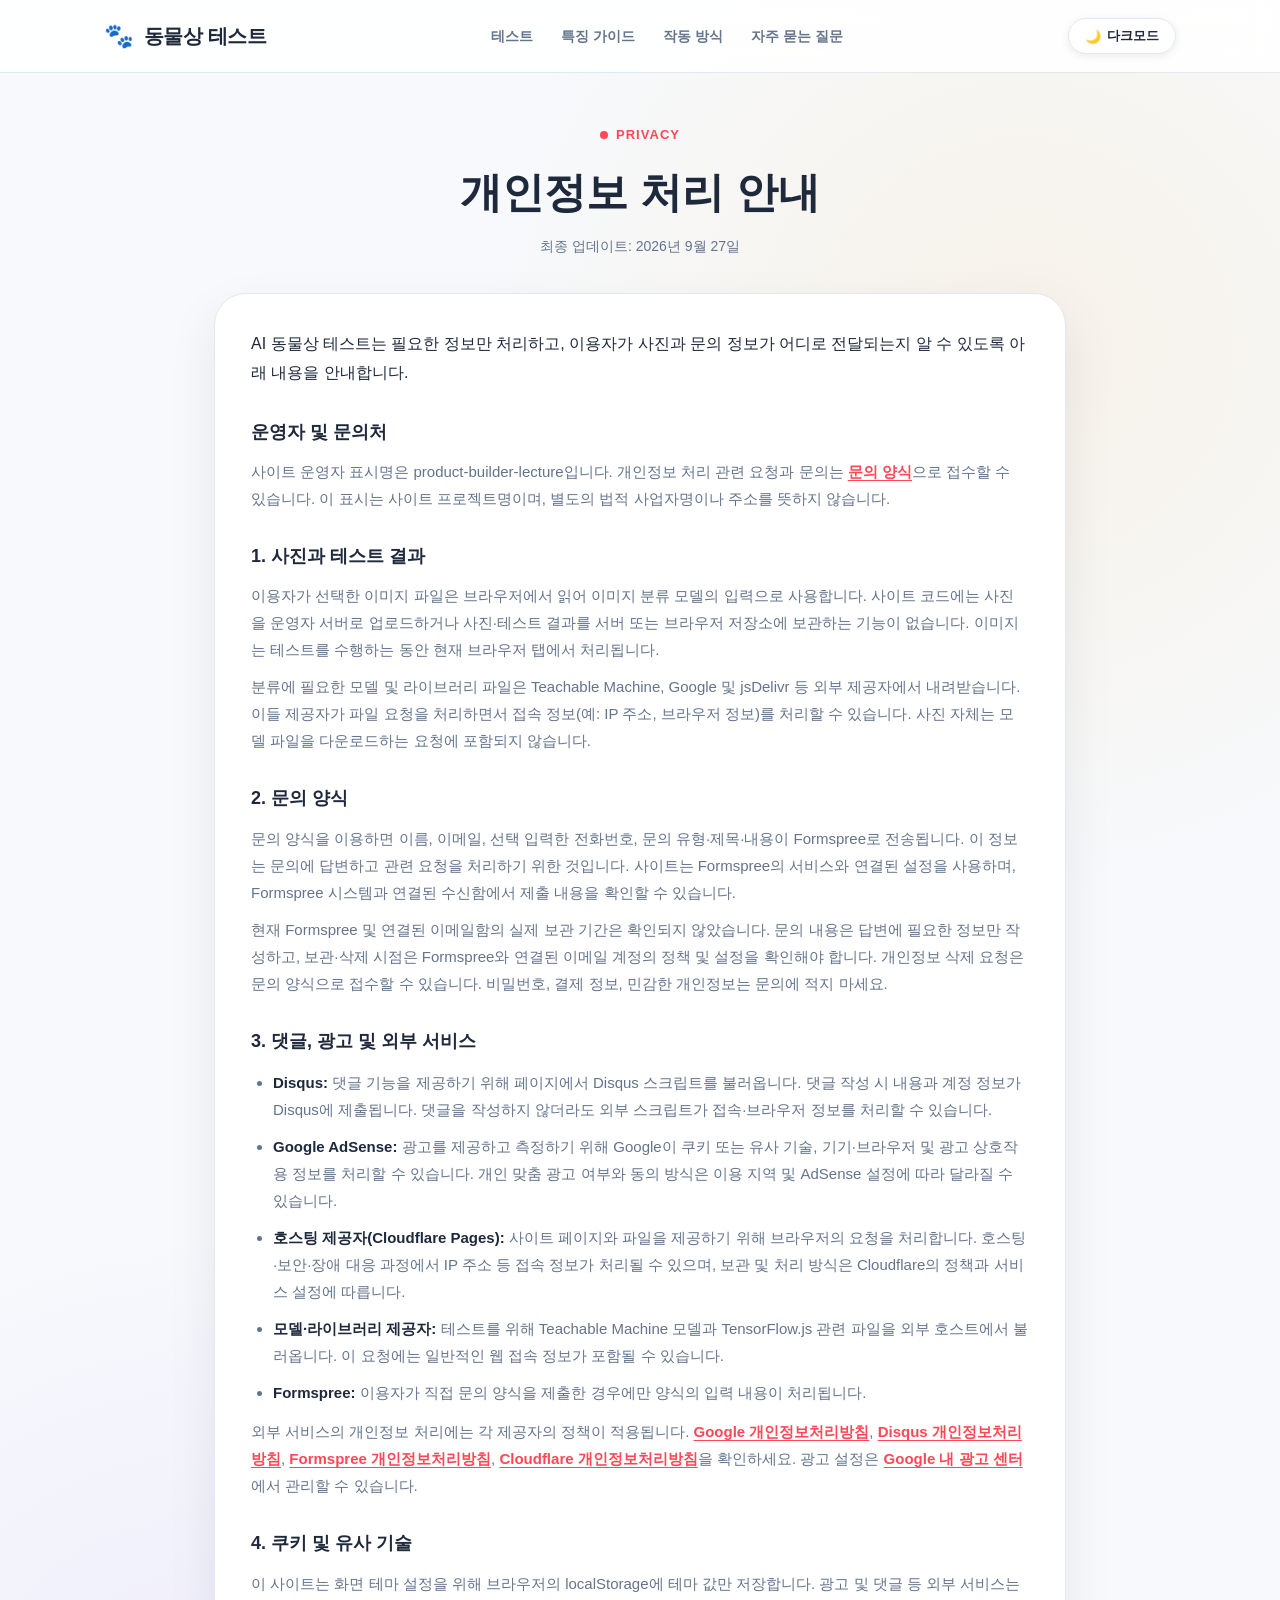
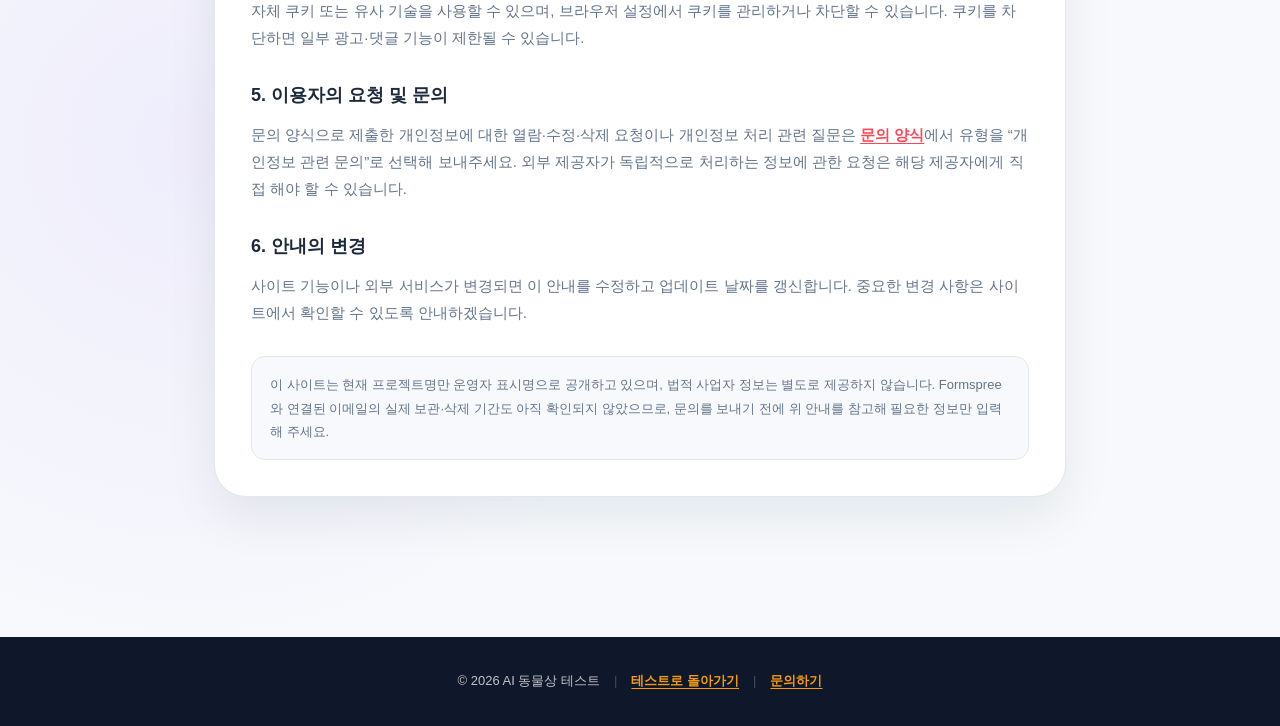
<file: privacy.html>
<!DOCTYPE html>
<html lang="ko">
<head>
    <meta charset="UTF-8">
    <!-- Google tag (gtag.js) -->
    <script async src="https://www.googletagmanager.com/gtag/js?id=G-01HR7F79CS"></script>
    <script>
      window.dataLayer = window.dataLayer || [];
      function gtag(){dataLayer.push(arguments);}
      gtag('js', new Date());

      gtag('config', 'G-01HR7F79CS');
    </script>
    <script type="text/javascript">
        (function(c,l,a,r,i,t,y){
            c[a]=c[a]||function(){(c[a].q=c[a].q||[]).push(arguments)};
            t=l.createElement(r);t.async=1;t.src="https://www.clarity.ms/tag/"+i;
            y=l.getElementsByTagName(r)[0];y.parentNode.insertBefore(t,y);
        })(window, document, "clarity", "script", "yor1tpiag9");
    </script>
    <meta name="viewport" content="width=device-width, initial-scale=1.0">
    <title>개인정보 처리 안내 | AI 동물상 테스트</title>
    <meta name="description" content="AI 동물상 테스트에서 사진, 문의 내용, 댓글과 광고 관련 정보가 어떻게 처리되는지 안내합니다.">
    <link rel="canonical" href="https://product-builder-lecture-4rz.pages.dev/privacy">
    <link rel="stylesheet" href="style.css">
    <script>
        (function() {
            const savedTheme = localStorage.getItem("theme");
            const prefersDark = window.matchMedia && window.matchMedia("(prefers-color-scheme: dark)").matches;
            document.documentElement.setAttribute("data-theme", savedTheme || (prefersDark ? "dark" : "light"));
        })();
    </script>
</head>
<body>
    <header class="site-header">
        <nav class="nav" aria-label="주요 메뉴">
            <a class="brand" href="index.html">
                <span class="brand-mark">🐾</span>
                <span>동물상 테스트</span>
            </a>
            <div class="nav-links">
                <a href="index.html#test">테스트</a>
                <a href="index.html#guide">특징 가이드</a>
                <a href="index.html#method">작동 방식</a>
                <a href="index.html#faq">자주 묻는 질문</a>
            </div>
            <div class="nav-actions">
                <button class="theme-toggle" id="themeToggle" type="button" aria-label="테마 전환" title="테마 전환">
                    <span class="theme-icon">🌙</span>
                    <span class="theme-label" id="themeLabel">다크모드</span>
                </button>
            </div>
        </nav>
    </header>

    <main class="main policy-main">
        <header class="page-heading">
            <div class="section-label">Privacy</div>
            <h1>개인정보 처리 안내</h1>
            <p>최종 업데이트: 2026년 9월 27일</p>
        </header>

        <article class="guide-section policy-document">
            <p class="policy-lead">AI 동물상 테스트는 필요한 정보만 처리하고, 이용자가 사진과 문의 정보가 어디로 전달되는지 알 수 있도록 아래 내용을 안내합니다.</p>

            <section class="policy-section">
                <h2>운영자 및 문의처</h2>
                <p>사이트 운영자 표시명은 product-builder-lecture입니다. 개인정보 처리 관련 요청과 문의는 <a href="index.html#contact">문의 양식</a>으로 접수할 수 있습니다. 이 표시는 사이트 프로젝트명이며, 별도의 법적 사업자명이나 주소를 뜻하지 않습니다.</p>
            </section>

            <section class="policy-section">
                <h2>1. 사진과 테스트 결과</h2>
                <p>이용자가 선택한 이미지 파일은 브라우저에서 읽어 이미지 분류 모델의 입력으로 사용합니다. 사이트 코드에는 사진을 운영자 서버로 업로드하거나 사진·테스트 결과를 서버 또는 브라우저 저장소에 보관하는 기능이 없습니다. 이미지는 테스트를 수행하는 동안 현재 브라우저 탭에서 처리됩니다.</p>
                <p>분류에 필요한 모델 및 라이브러리 파일은 Teachable Machine, Google 및 jsDelivr 등 외부 제공자에서 내려받습니다. 이들 제공자가 파일 요청을 처리하면서 접속 정보(예: IP 주소, 브라우저 정보)를 처리할 수 있습니다. 사진 자체는 모델 파일을 다운로드하는 요청에 포함되지 않습니다.</p>
            </section>

            <section class="policy-section">
                <h2>2. 문의 양식</h2>
                <p>문의 양식을 이용하면 이름, 이메일, 선택 입력한 전화번호, 문의 유형·제목·내용이 Formspree로 전송됩니다. 이 정보는 문의에 답변하고 관련 요청을 처리하기 위한 것입니다. 사이트는 Formspree의 서비스와 연결된 설정을 사용하며, Formspree 시스템과 연결된 수신함에서 제출 내용을 확인할 수 있습니다.</p>
                <p>현재 Formspree 및 연결된 이메일함의 실제 보관 기간은 확인되지 않았습니다. 문의 내용은 답변에 필요한 정보만 작성하고, 보관·삭제 시점은 Formspree와 연결된 이메일 계정의 정책 및 설정을 확인해야 합니다. 개인정보 삭제 요청은 문의 양식으로 접수할 수 있습니다. 비밀번호, 결제 정보, 민감한 개인정보는 문의에 적지 마세요.</p>
            </section>

            <section class="policy-section">
                <h2>3. 댓글, 광고 및 외부 서비스</h2>
                <ul>
                    <li><strong>Disqus:</strong> 댓글 기능을 제공하기 위해 페이지에서 Disqus 스크립트를 불러옵니다. 댓글 작성 시 내용과 계정 정보가 Disqus에 제출됩니다. 댓글을 작성하지 않더라도 외부 스크립트가 접속·브라우저 정보를 처리할 수 있습니다.</li>
                    <li><strong>Google AdSense:</strong> 광고를 제공하고 측정하기 위해 Google이 쿠키 또는 유사 기술, 기기·브라우저 및 광고 상호작용 정보를 처리할 수 있습니다. 개인 맞춤 광고 여부와 동의 방식은 이용 지역 및 AdSense 설정에 따라 달라질 수 있습니다.</li>
                    <li><strong>호스팅 제공자(Cloudflare Pages):</strong> 사이트 페이지와 파일을 제공하기 위해 브라우저의 요청을 처리합니다. 호스팅·보안·장애 대응 과정에서 IP 주소 등 접속 정보가 처리될 수 있으며, 보관 및 처리 방식은 Cloudflare의 정책과 서비스 설정에 따릅니다.</li>
                    <li><strong>모델·라이브러리 제공자:</strong> 테스트를 위해 Teachable Machine 모델과 TensorFlow.js 관련 파일을 외부 호스트에서 불러옵니다. 이 요청에는 일반적인 웹 접속 정보가 포함될 수 있습니다.</li>
                    <li><strong>Formspree:</strong> 이용자가 직접 문의 양식을 제출한 경우에만 양식의 입력 내용이 처리됩니다.</li>
                </ul>
                <p>외부 서비스의 개인정보 처리에는 각 제공자의 정책이 적용됩니다. <a href="https://policies.google.com/privacy" target="_blank" rel="noopener noreferrer">Google 개인정보처리방침</a>, <a href="https://disqus.com/privacy-policy/" target="_blank" rel="noopener noreferrer">Disqus 개인정보처리방침</a>, <a href="https://formspree.io/legal/privacy-policy" target="_blank" rel="noopener noreferrer">Formspree 개인정보처리방침</a>, <a href="https://www.cloudflare.com/privacypolicy/" target="_blank" rel="noopener noreferrer">Cloudflare 개인정보처리방침</a>을 확인하세요. 광고 설정은 <a href="https://myadcenter.google.com/" target="_blank" rel="noopener noreferrer">Google 내 광고 센터</a>에서 관리할 수 있습니다.</p>
            </section>

            <section class="policy-section">
                <h2>4. 쿠키 및 유사 기술</h2>
                <p>이 사이트는 화면 테마 설정을 위해 브라우저의 localStorage에 테마 값만 저장합니다. 광고 및 댓글 등 외부 서비스는 자체 쿠키 또는 유사 기술을 사용할 수 있으며, 브라우저 설정에서 쿠키를 관리하거나 차단할 수 있습니다. 쿠키를 차단하면 일부 광고·댓글 기능이 제한될 수 있습니다.</p>
            </section>

            <section class="policy-section">
                <h2>5. 이용자의 요청 및 문의</h2>
                <p>문의 양식으로 제출한 개인정보에 대한 열람·수정·삭제 요청이나 개인정보 처리 관련 질문은 <a href="index.html#contact">문의 양식</a>에서 유형을 “개인정보 관련 문의”로 선택해 보내주세요. 외부 제공자가 독립적으로 처리하는 정보에 관한 요청은 해당 제공자에게 직접 해야 할 수 있습니다.</p>
            </section>

            <section class="policy-section">
                <h2>6. 안내의 변경</h2>
                <p>사이트 기능이나 외부 서비스가 변경되면 이 안내를 수정하고 업데이트 날짜를 갱신합니다. 중요한 변경 사항은 사이트에서 확인할 수 있도록 안내하겠습니다.</p>
            </section>

            <aside class="policy-notice">
                이 사이트는 현재 프로젝트명만 운영자 표시명으로 공개하고 있으며, 법적 사업자 정보는 별도로 제공하지 않습니다. Formspree와 연결된 이메일의 실제 보관·삭제 기간도 아직 확인되지 않았으므로, 문의를 보내기 전에 위 안내를 참고해 필요한 정보만 입력해 주세요.
            </aside>
        </article>
    </main>

    <footer class="site-footer">
        <div class="footer-inner">
            <span>© 2026 AI 동물상 테스트</span>
            <span class="footer-divider">|</span>
            <a href="index.html" class="footer-contact-link">테스트로 돌아가기</a>
            <span class="footer-divider">|</span>
            <a href="index.html#contact" class="footer-contact-link">문의하기</a>
        </div>
    </footer>
    <script src="main.js"></script>
</body>
</html>
</file>
<file: style.css>
:root {
    --bg: #f7f9fc;
    --paper: #ffffff;
    --text: #1e293b;
    --muted: #64748b;
    --subtle: #94a3b8;
    --line: #e2e8f0;
    --primary: #ff4757;
    --primary-hover: #e84118;
    --primary-soft: rgba(255, 71, 87, 0.1);
    --gold: #f39c12;
    --green: #2ed573;
    --blue: #1e90ff;
    --dog: #f59e0b;
    --dog-soft: rgba(245, 158, 11, 0.12);
    --cat: #8b5cf6;
    --cat-soft: rgba(139, 92, 246, 0.12);
    --shadow: rgba(15, 23, 42, 0.08);
    --header-bg: rgba(255, 255, 255, 0.88);
    --footer-bg: #0f172a;
    --bg-radial-1: rgba(245, 158, 11, 0.08);
    --bg-radial-2: rgba(139, 92, 246, 0.08);
}

[data-theme="dark"] {
    --bg: #0b0f19;
    --paper: #131b2e;
    --text: #f1f5f9;
    --muted: #94a3b8;
    --subtle: #64748b;
    --line: #1e293b;
    --primary: #ff6b81;
    --primary-hover: #ff4757;
    --primary-soft: rgba(255, 107, 129, 0.15);
    --gold: #fbbf24;
    --green: #2ed573;
    --blue: #38bdf8;
    --dog: #fbbf24;
    --dog-soft: rgba(251, 191, 36, 0.15);
    --cat: #a78bfa;
    --cat-soft: rgba(167, 139, 250, 0.15);
    --shadow: rgba(0, 0, 0, 0.45);
    --header-bg: rgba(11, 15, 25, 0.9);
    --footer-bg: #060911;
    --bg-radial-1: rgba(251, 191, 36, 0.05);
    --bg-radial-2: rgba(167, 139, 250, 0.05);
}

* {
    box-sizing: border-box;
    margin: 0;
    padding: 0;
}

html {
    scroll-behavior: smooth;
}

body {
    font-family: "Pretendard", -apple-system, BlinkMacSystemFont, "Segoe UI", Roboto, "Noto Sans KR", sans-serif;
    color: var(--text);
    background:
        radial-gradient(circle at 80% 15%, var(--bg-radial-1), transparent 25%),
        radial-gradient(circle at 15% 75%, var(--bg-radial-2), transparent 25%),
        var(--bg);
    line-height: 1.6;
    transition: background-color 0.3s ease, color 0.3s ease;
    min-height: 100vh;
}

a {
    color: inherit;
    text-decoration: none;
}

/* Header & Navigation */
.site-header {
    position: sticky;
    top: 0;
    background: var(--header-bg);
    backdrop-filter: blur(14px);
    border-bottom: 1px solid var(--line);
    z-index: 100;
    transition: background-color 0.3s ease, border-color 0.3s ease;
}

.nav {
    max-width: 1120px;
    margin: 0 auto;
    height: 72px;
    padding: 0 24px;
    display: flex;
    align-items: center;
    justify-content: space-between;
}

.brand {
    display: flex;
    align-items: center;
    gap: 10px;
    color: var(--text);
    font-size: 20px;
    font-weight: 800;
    letter-spacing: -0.02em;
}

.brand-mark {
    font-size: 24px;
}

.nav-links {
    display: flex;
    gap: 28px;
    font-size: 14px;
    font-weight: 700;
}

.nav-links a {
    position: relative;
    color: var(--muted);
    transition: color 0.2s ease;
}

.nav-links a:hover,
.nav-links a.active {
    color: var(--primary);
}

.nav-links a::after {
    content: "";
    position: absolute;
    left: 0;
    bottom: -6px;
    width: 100%;
    height: 2px;
    border-radius: 999px;
    background: var(--primary);
    transform: scaleX(0);
    transition: transform 0.25s ease;
}

.nav-links a:hover::after,
.nav-links a.active::after {
    transform: scaleX(1);
}

.nav-actions {
    display: flex;
    align-items: center;
    gap: 12px;
}

.theme-toggle {
    display: inline-flex;
    align-items: center;
    gap: 6px;
    background: var(--paper);
    border: 1px solid var(--line);
    color: var(--text);
    border-radius: 999px;
    padding: 8px 16px;
    font-size: 13px;
    font-weight: 700;
    cursor: pointer;
    transition: all 0.2s ease;
    box-shadow: 0 2px 8px var(--shadow);
}

.theme-toggle:hover {
    transform: translateY(-1px);
    border-color: var(--primary);
}

/* Main Layout */
.main {
    max-width: 1120px;
    margin: 0 auto;
    padding: 36px 24px 80px;
}

/* Buttons */
.btn {
    display: inline-flex;
    align-items: center;
    justify-content: center;
    gap: 8px;
    border: none;
    border-radius: 999px;
    padding: 13px 28px;
    font-size: 15px;
    font-weight: 700;
    cursor: pointer;
    transition: transform 0.2s ease, box-shadow 0.2s ease, background-color 0.2s ease;
    text-decoration: none;
    font-family: inherit;
}

.btn:hover {
    transform: translateY(-2px);
    box-shadow: 0 10px 24px var(--shadow);
}

.btn:active {
    transform: translateY(0);
}

.btn-primary {
    background: var(--primary);
    color: #ffffff;
}

.btn-primary:hover {
    background: var(--primary-hover);
}

.btn-secondary {
    background: var(--paper);
    color: var(--text);
    border: 1px solid var(--line);
}

.btn-secondary:hover {
    border-color: var(--primary);
}

/* Section Shared Headers */
.section-top {
    display: flex;
    align-items: center;
    justify-content: space-between;
    gap: 16px;
    margin-bottom: 8px;
}

.section-title {
    font-size: 22px;
    font-weight: 900;
    letter-spacing: -0.02em;
}

.section-title span {
    color: var(--primary);
}

.chip {
    background: var(--primary-soft);
    color: var(--primary);
    font-size: 12px;
    font-weight: 800;
    padding: 6px 14px;
    border-radius: 999px;
}

/* Hero & Test Section */
.test-hero-section {
    margin-bottom: 40px;
}

.hero-header {
    text-align: center;
    max-width: 720px;
    margin: 0 auto 36px;
}

.section-label {
    display: inline-flex;
    align-items: center;
    gap: 8px;
    font-size: 13px;
    font-weight: 800;
    color: var(--primary);
    text-transform: uppercase;
    letter-spacing: 0.08em;
    margin-bottom: 14px;
}

.section-label::before {
    content: "";
    width: 8px;
    height: 8px;
    border-radius: 50%;
    background: var(--primary);
}

.hero-header h1 {
    font-size: clamp(36px, 5vw, 56px);
    line-height: 1.15;
    font-weight: 900;
    letter-spacing: -0.04em;
    margin-bottom: 18px;
}

.hero-header h1 span:first-of-type {
    color: var(--dog);
}

.hero-header h1 span:last-of-type {
    color: var(--cat);
}

.hero-header .subline {
    color: var(--muted);
    font-size: 16px;
    line-height: 1.7;
    margin-bottom: 22px;
}

.hero-badges {
    display: flex;
    align-items: center;
    justify-content: center;
    gap: 10px;
    flex-wrap: wrap;
}

.badge-pill {
    background: var(--paper);
    border: 1px solid var(--line);
    color: var(--muted);
    font-size: 13px;
    font-weight: 700;
    padding: 6px 14px;
    border-radius: 999px;
    box-shadow: 0 2px 6px var(--shadow);
}

/* Test Container Card */
.test-container-card {
    background: var(--paper);
    border: 1px solid var(--line);
    border-radius: 32px;
    padding: 40px;
    box-shadow: 0 20px 60px var(--shadow);
    transition: background-color 0.3s ease, border-color 0.3s ease, box-shadow 0.3s ease;
}

/* Upload Dropzone */
.upload-dropzone {
    display: flex;
    flex-direction: column;
    align-items: center;
    justify-content: center;
    border: 2px dashed var(--line);
    border-radius: 24px;
    padding: 56px 24px;
    text-align: center;
    cursor: pointer;
    background: var(--bg);
    transition: all 0.25s ease;
}

.upload-dropzone:hover,
.upload-dropzone.dragover {
    border-color: var(--primary);
    background: var(--primary-soft);
    transform: scale(1.008);
}

.dropzone-icon {
    font-size: 48px;
    margin-bottom: 16px;
    animation: bounce 2s infinite ease-in-out;
}

@keyframes bounce {
    0%, 100% { transform: translateY(0); }
    50% { transform: translateY(-8px); }
}

.dropzone-title {
    font-size: 20px;
    font-weight: 800;
    margin-bottom: 8px;
}

.dropzone-sub {
    color: var(--muted);
    font-size: 14px;
    margin-bottom: 24px;
}

.upload-btn {
    font-size: 16px;
    padding: 14px 36px;
}

.dropzone-tip {
    margin-top: 20px;
    font-size: 13px;
    color: var(--subtle);
    font-weight: 500;
}

/* Result Box */
.result-box {
    margin-bottom: 24px;
}

.result-grid {
    display: grid;
    grid-template-columns: 340px 1fr;
    gap: 36px;
    align-items: start;
}

.preview-column {
    display: flex;
    flex-direction: column;
    align-items: center;
    gap: 20px;
}

.image-preview-wrapper {
    position: relative;
    width: 100%;
    max-width: 340px;
    aspect-ratio: 1 / 1;
    border-radius: 24px;
    overflow: hidden;
    background: var(--bg);
    border: 1px solid var(--line);
    box-shadow: 0 12px 36px var(--shadow);
}

.image-preview-wrapper img {
    width: 100%;
    height: 100%;
    object-fit: cover;
    display: block;
}

/* Scanning Line Animation */
.scanning-line {
    position: absolute;
    top: 0;
    left: 0;
    width: 100%;
    height: 4px;
    background: linear-gradient(90deg, transparent, var(--primary), transparent);
    box-shadow: 0 0 12px var(--primary);
    animation: scanAnimation 1.6s infinite ease-in-out alternate;
}

@keyframes scanAnimation {
    0% { top: 5%; }
    100% { top: 95%; }
}

.loading-status {
    display: flex;
    flex-direction: column;
    align-items: center;
    gap: 12px;
    text-align: center;
    padding: 16px;
}

.spinner-ring {
    width: 36px;
    height: 36px;
    border: 3px solid var(--line);
    border-top-color: var(--primary);
    border-radius: 50%;
    animation: spin 0.8s linear infinite;
}

@keyframes spin {
    to { transform: rotate(360deg); }
}

.loading-text {
    font-size: 14px;
    font-weight: 700;
    color: var(--muted);
}

/* Analysis Column */
.analysis-column {
    display: flex;
    flex-direction: column;
    gap: 20px;
}

.result-badge {
    display: inline-block;
    padding: 6px 16px;
    border-radius: 999px;
    font-size: 14px;
    font-weight: 800;
    margin-bottom: 10px;
}

.dog-badge {
    background: var(--dog-soft);
    color: var(--dog);
    border: 1px solid rgba(245, 158, 11, 0.3);
}

.cat-badge {
    background: var(--cat-soft);
    color: var(--cat);
    border: 1px solid rgba(139, 92, 246, 0.3);
}

.result-title {
    font-size: 28px;
    font-weight: 900;
    letter-spacing: -0.03em;
    line-height: 1.25;
}

.result-subtitle {
    color: var(--muted);
    font-size: 15px;
    margin-top: 6px;
}

.tag-cloud {
    display: flex;
    flex-wrap: wrap;
    gap: 8px;
}

.tag-pill {
    background: var(--bg);
    border: 1px solid var(--line);
    color: var(--muted);
    font-size: 13px;
    font-weight: 700;
    padding: 5px 12px;
    border-radius: 8px;
}

.result-desc-card {
    background: var(--bg);
    border: 1px solid var(--line);
    border-radius: 18px;
    padding: 20px;
}

.result-desc-card h4 {
    font-size: 14px;
    font-weight: 800;
    margin-bottom: 8px;
    color: var(--text);
}

.result-desc-card p {
    font-size: 14px;
    line-height: 1.7;
    color: var(--muted);
}

.result-celebs {
    background: var(--bg);
    border: 1px solid var(--line);
    border-radius: 18px;
    padding: 16px 20px;
}

.celeb-label {
    font-size: 12px;
    font-weight: 800;
    color: var(--subtle);
    display: block;
    margin-bottom: 4px;
    text-transform: uppercase;
}

.celeb-list {
    font-size: 14px;
    font-weight: 700;
    color: var(--text);
}

/* Probability Bars */
.probability-section {
    background: var(--bg);
    border: 1px solid var(--line);
    border-radius: 20px;
    padding: 22px;
}

.prob-heading {
    font-size: 14px;
    font-weight: 800;
    margin-bottom: 16px;
}

.prob-item {
    margin-bottom: 14px;
}

.prob-item:last-child {
    margin-bottom: 0;
}

.prob-info {
    display: flex;
    justify-content: space-between;
    font-size: 14px;
    font-weight: 800;
    margin-bottom: 6px;
}

.prob-val {
    color: var(--text);
}

.prob-bar-track {
    width: 100%;
    height: 14px;
    background: var(--paper);
    border-radius: 999px;
    overflow: hidden;
    border: 1px solid var(--line);
}

.prob-bar-fill {
    height: 100%;
    border-radius: 999px;
    transition: width 1s cubic-bezier(0.16, 1, 0.3, 1);
}

.dog-bar {
    background: linear-gradient(90deg, #f59e0b, #fbbf24);
}

.cat-bar {
    background: linear-gradient(90deg, #8b5cf6, #c084fc);
}

.result-actions {
    display: flex;
    gap: 14px;
    flex-wrap: wrap;
    margin-top: 10px;
}

.action-btn {
    flex: 1;
    min-width: 180px;
}

/* Privacy Banner */
.privacy-banner {
    display: flex;
    align-items: center;
    gap: 10px;
    margin-top: 24px;
    padding: 14px 20px;
    border-radius: 16px;
    background: var(--bg);
    border: 1px solid var(--line);
    font-size: 13px;
    color: var(--muted);
    line-height: 1.5;
}

.privacy-icon {
    font-size: 18px;
    flex-shrink: 0;
}

.privacy-text a,
.form-terms a,
.guide-card a,
.faq-list a,
.policy-document a {
    color: var(--primary);
    font-weight: 700;
    text-decoration: underline;
    text-underline-offset: 3px;
}

.guide-card h3 {
    margin-bottom: 10px;
}

.guide-card p {
    color: var(--muted);
    font-size: 14px;
    line-height: 1.75;
}

.faq-list {
    display: grid;
    gap: 12px;
    margin-top: 20px;
}

.faq-list details {
    padding: 18px 20px;
    background: var(--bg);
    border: 1px solid var(--line);
    border-radius: 16px;
}

.faq-list summary {
    color: var(--text);
    font-weight: 800;
    cursor: pointer;
}

.faq-list details p {
    margin-top: 12px;
    color: var(--muted);
    font-size: 14px;
    line-height: 1.75;
}

.policy-main {
    max-width: 900px;
}

.page-heading {
    margin: 12px auto 28px;
    text-align: center;
}

.page-heading h1 {
    margin-bottom: 8px;
    font-size: clamp(30px, 4vw, 42px);
    font-weight: 900;
}

.page-heading > p {
    color: var(--muted);
    font-size: 14px;
}

.policy-document {
    color: var(--muted);
    font-size: 15px;
    line-height: 1.8;
}

.policy-lead {
    margin-bottom: 28px;
    color: var(--text);
    font-size: 16px;
}

.policy-section {
    margin-top: 28px;
}

.policy-section h2 {
    margin-bottom: 10px;
    color: var(--text);
    font-size: 18px;
    font-weight: 800;
}

.policy-section p + p {
    margin-top: 10px;
}

.policy-section ul {
    display: grid;
    gap: 10px;
    margin: 12px 0;
    padding-left: 22px;
}

.policy-section strong {
    color: var(--text);
}

.policy-notice {
    margin-top: 30px;
    padding: 16px 18px;
    border: 1px solid var(--line);
    border-radius: 14px;
    background: var(--bg);
    font-size: 13px;
}

/* Guide Section */
.guide-section {
    background: var(--paper);
    border: 1px solid var(--line);
    border-radius: 32px;
    padding: 36px;
    box-shadow: 0 20px 50px var(--shadow);
    margin-top: 36px;
}

.guide-intro {
    color: var(--muted);
    font-size: 14px;
    margin-bottom: 24px;
}

.guide-grid {
    display: grid;
    grid-template-columns: repeat(2, 1fr);
    gap: 24px;
}

.guide-card {
    border-radius: 24px;
    padding: 28px;
    border: 1px solid var(--line);
    background: var(--bg);
    transition: transform 0.2s ease, box-shadow 0.2s ease;
}

.guide-card:hover {
    transform: translateY(-3px);
    box-shadow: 0 14px 30px var(--shadow);
}

.dog-guide {
    border-top: 4px solid var(--dog);
}

.cat-guide {
    border-top: 4px solid var(--cat);
}

.guide-card-head {
    display: flex;
    align-items: center;
    gap: 16px;
    margin-bottom: 20px;
}

.guide-card-icon {
    font-size: 38px;
}

.guide-card-head h3 {
    font-size: 18px;
    font-weight: 800;
}

.guide-card-sub {
    font-size: 12px;
    color: var(--muted);
    font-weight: 700;
}

.guide-list {
    list-style: none;
    display: flex;
    flex-direction: column;
    gap: 12px;
    font-size: 13px;
    color: var(--muted);
    line-height: 1.6;
}

.guide-list li strong {
    color: var(--text);
}

/* Comments Section (Disqus) */
.comments-section {
    background: var(--paper);
    border: 1px solid var(--line);
    border-radius: 32px;
    padding: 36px;
    box-shadow: 0 20px 50px var(--shadow);
    margin-top: 36px;
}

.comments-intro {
    margin-top: 8px;
    margin-bottom: 24px;
    color: var(--muted);
    font-size: 14px;
}

.disqus-container {
    margin-top: 16px;
    min-height: 240px;
}

/* Contact Section (Formspree) */
.contact-section {
    background: var(--paper);
    border: 1px solid var(--line);
    border-radius: 32px;
    padding: 36px;
    box-shadow: 0 20px 50px var(--shadow);
    margin-top: 36px;
}

.contact-intro {
    margin-top: 8px;
    margin-bottom: 24px;
    color: var(--muted);
    font-size: 14px;
    line-height: 1.7;
}

.contact-form {
    display: flex;
    flex-direction: column;
    gap: 18px;
}

.form-grid {
    display: grid;
    grid-template-columns: repeat(2, 1fr);
    gap: 18px;
}

.form-group {
    display: flex;
    flex-direction: column;
    gap: 8px;
}

.form-group label {
    font-size: 13px;
    font-weight: 700;
    color: var(--text);
    display: flex;
    align-items: center;
    gap: 4px;
}

.form-group label .required {
    color: var(--primary);
    font-weight: 900;
}

.form-group label .optional {
    color: var(--subtle);
    font-size: 11px;
    font-weight: 500;
}

.form-group input,
.form-group select,
.form-group textarea {
    width: 100%;
    padding: 13px 16px;
    background: var(--bg);
    border: 1px solid var(--line);
    border-radius: 14px;
    color: var(--text);
    font-size: 14px;
    font-family: inherit;
    outline: none;
    transition: border-color 0.2s ease, box-shadow 0.2s ease, background-color 0.2s ease;
}

.form-group input:focus,
.form-group select:focus,
.form-group textarea:focus {
    border-color: var(--primary);
    box-shadow: 0 0 0 3px var(--primary-soft);
}

.form-group input::placeholder,
.form-group textarea::placeholder {
    color: var(--subtle);
    font-size: 13px;
}

.form-group select {
    appearance: none;
    -webkit-appearance: none;
    background-image: url("data:image/svg+xml;charset=UTF-8,%3csvg xmlns='http://www.w3.org/2000/svg' viewBox='0 0 24 24' fill='none' stroke='%2394a3b8' stroke-width='2' stroke-linecap='round' stroke-linejoin='round'%3e%3cpolyline points='6 9 12 15 18 9'%3e%3c/polyline%3e%3c/svg%3e");
    background-repeat: no-repeat;
    background-position: right 14px center;
    background-size: 16px;
    cursor: pointer;
}

.form-group select option {
    background: var(--paper);
    color: var(--text);
}

.form-group textarea {
    resize: vertical;
    min-height: 120px;
    line-height: 1.6;
}

.form-terms {
    padding: 14px 16px;
    background: var(--bg);
    border: 1px solid var(--line);
    border-radius: 12px;
}

.checkbox-label {
    display: flex;
    align-items: flex-start;
    gap: 10px;
    cursor: pointer;
    font-size: 13px;
    color: var(--muted);
    line-height: 1.5;
    user-select: none;
}

.checkbox-label input[type="checkbox"] {
    margin-top: 3px;
    width: 16px;
    height: 16px;
    accent-color: var(--primary);
    cursor: pointer;
    flex-shrink: 0;
}

.form-submit-row {
    display: flex;
    align-items: center;
    gap: 16px;
    flex-wrap: wrap;
    margin-top: 6px;
}

.submit-btn {
    display: inline-flex;
    align-items: center;
    justify-content: center;
    min-width: 160px;
}

.submit-btn:disabled {
    opacity: 0.65;
    cursor: not-allowed;
    transform: none !important;
    box-shadow: none !important;
}

.form-status {
    font-size: 13px;
    font-weight: 700;
    padding: 10px 16px;
    border-radius: 10px;
    display: none;
    line-height: 1.5;
}

.form-status.show {
    display: inline-block;
}

.form-status.loading {
    color: var(--muted);
    background: var(--bg);
    border: 1px solid var(--line);
}

.form-status.success {
    background: rgba(46, 213, 115, 0.12);
    color: var(--green);
    border: 1px solid rgba(46, 213, 115, 0.25);
}

.form-status.error {
    background: rgba(255, 71, 87, 0.12);
    color: var(--primary);
    border: 1px solid rgba(255, 71, 87, 0.25);
}

/* Site Footer */
.site-footer {
    margin-top: 60px;
    background: var(--footer-bg);
    color: rgba(255, 255, 255, 0.74);
    padding: 34px 24px;
    font-size: 13px;
    text-align: center;
    transition: background-color 0.3s ease;
}

.footer-inner {
    max-width: 1120px;
    margin: 0 auto;
    display: flex;
    align-items: center;
    justify-content: center;
    gap: 14px;
    flex-wrap: wrap;
}

.footer-divider {
    opacity: 0.3;
}

.footer-contact-link {
    color: var(--gold);
    font-weight: 700;
    text-decoration: underline;
    text-underline-offset: 3px;
    transition: color 0.2s ease;
}

.footer-contact-link:hover {
    color: #ffffff;
}

/* Toast Alert */
.toast-container {
    position: fixed;
    bottom: 30px;
    left: 50%;
    transform: translateX(-50%) translateY(100px);
    background: #0f172a;
    color: #ffffff;
    padding: 12px 24px;
    border-radius: 999px;
    font-size: 14px;
    font-weight: 700;
    box-shadow: 0 10px 30px rgba(0, 0, 0, 0.35);
    z-index: 1000;
    opacity: 0;
    pointer-events: none;
    transition: transform 0.3s cubic-bezier(0.16, 1, 0.3, 1), opacity 0.3s ease;
}

.toast-container.show {
    transform: translateX(-50%) translateY(0);
    opacity: 1;
    pointer-events: auto;
}

/* Smooth Transitions for sections */
.test-container-card,
.guide-section,
.comments-section,
.contact-section,
.btn {
    transition: background-color 0.25s ease, border-color 0.25s ease, color 0.25s ease, box-shadow 0.25s ease;
}

/* Responsive Media Queries */
@media (max-width: 960px) {
    .result-grid {
        grid-template-columns: 1fr;
        gap: 24px;
    }

    .image-preview-wrapper {
        max-width: 280px;
    }

    .guide-grid {
        grid-template-columns: 1fr;
    }
}

@media (max-width: 680px) {
    .nav {
        flex-wrap: wrap;
        height: auto;
        padding-top: 14px;
        padding-bottom: 14px;
        gap: 12px;
    }

    .nav-links {
        order: 3;
        width: 100%;
        justify-content: center;
        gap: 16px;
        flex-wrap: wrap;
    }

    .test-container-card,
    .guide-section,
    .comments-section,
    .contact-section {
        padding: 24px 18px;
        border-radius: 24px;
    }

    .upload-dropzone {
        padding: 40px 16px;
    }

    .form-grid {
        grid-template-columns: 1fr;
    }

    .form-submit-row {
        flex-direction: column;
        align-items: stretch;
    }

    .submit-btn {
        width: 100%;
    }

    .result-actions {
        flex-direction: column;
    }

    .action-btn {
        width: 100%;
    }
}
</file>
